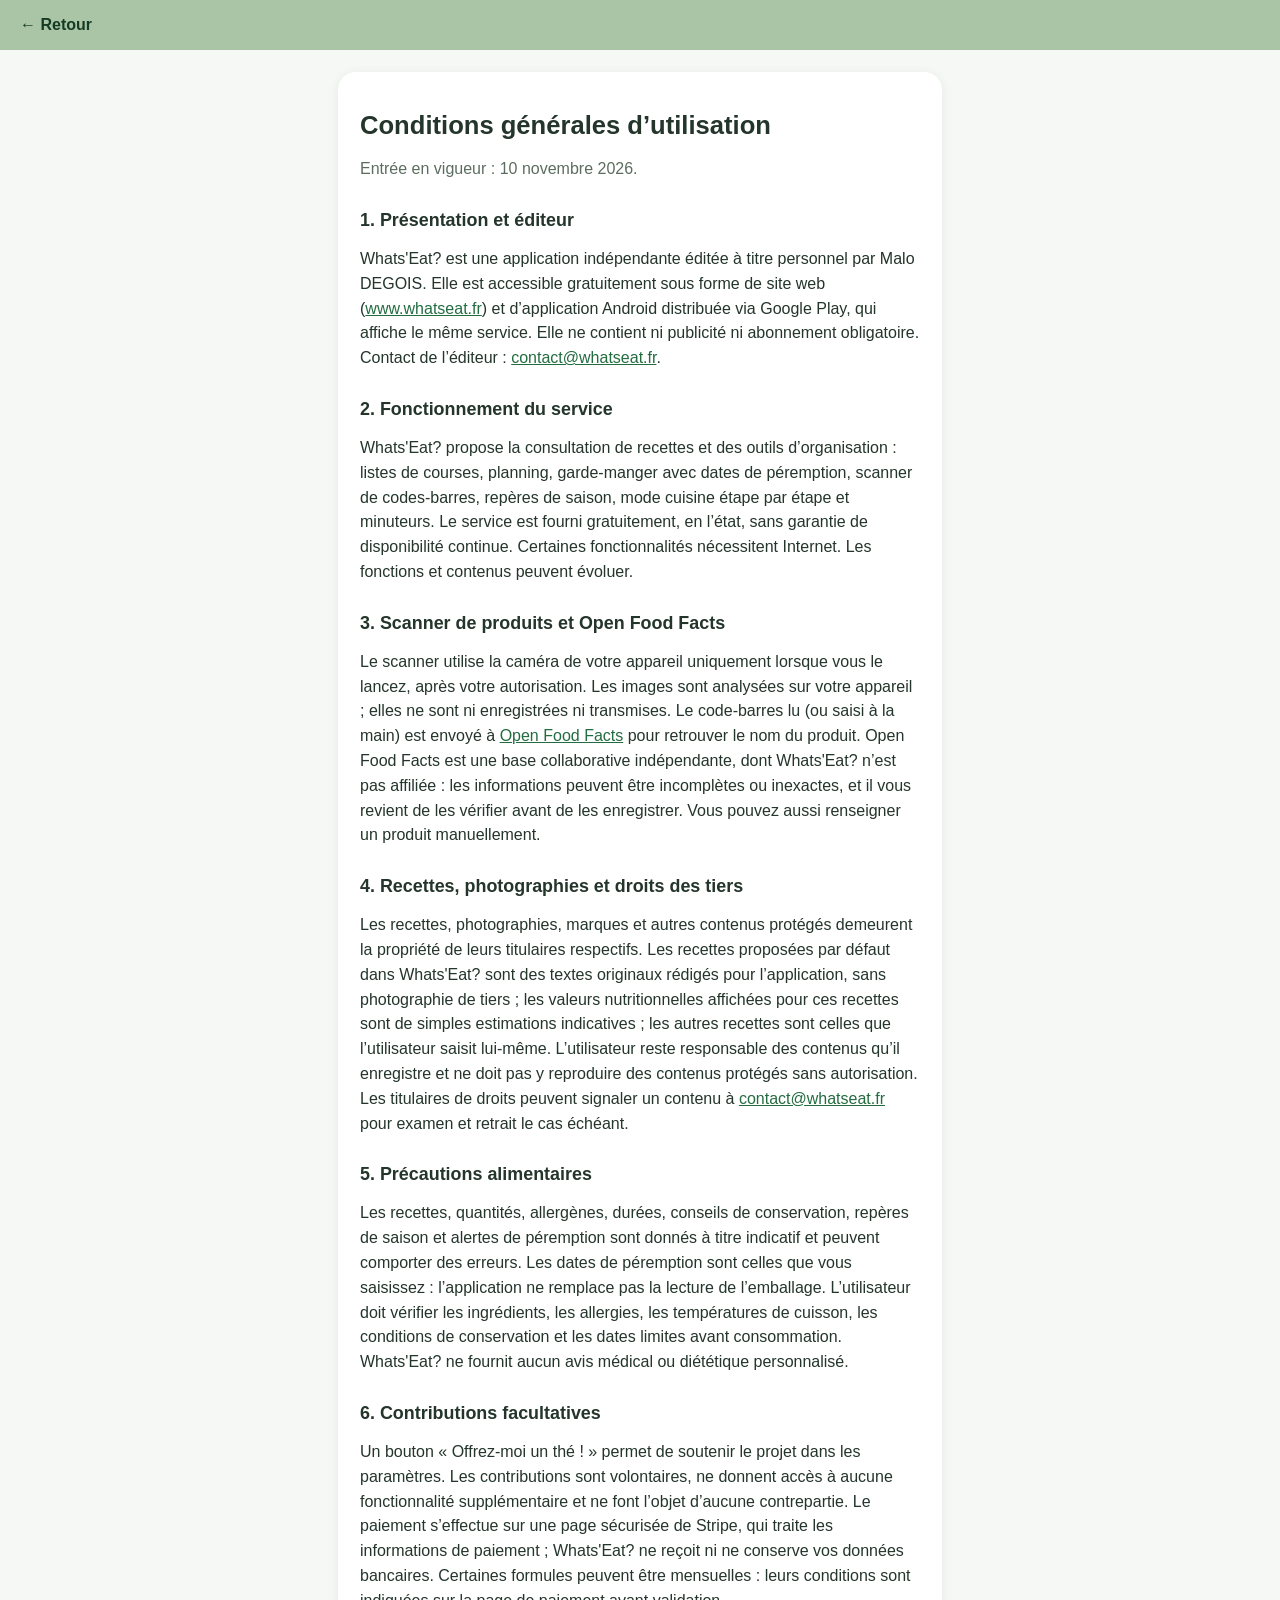
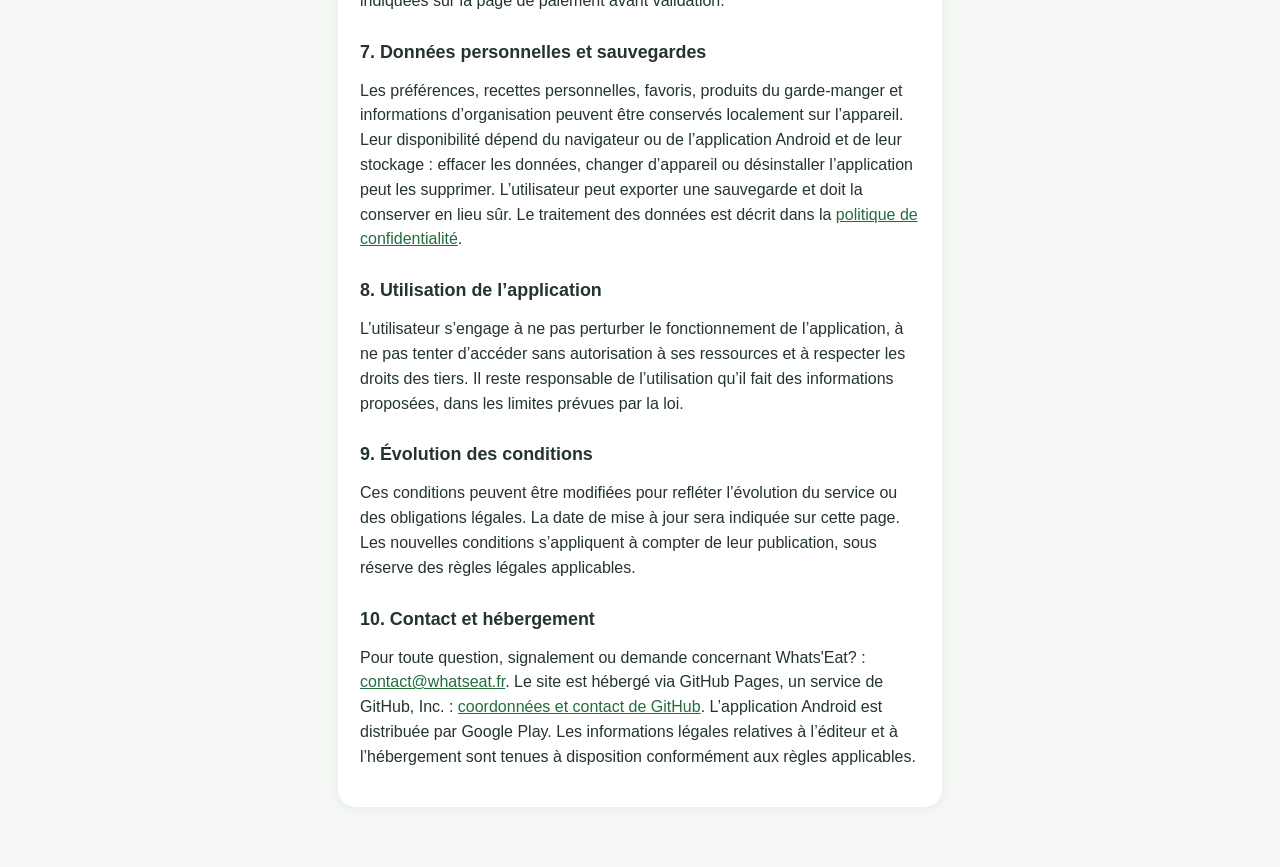
<file: cgu.html>
<!doctype html><html lang="fr"><head><meta charset="utf-8"><meta name="viewport" content="width=device-width,initial-scale=1,viewport-fit=cover"><meta name="theme-color" content="#a9c5a6"><title>CGU — Whats'Eat?</title><style>:root{font-family:-apple-system,BlinkMacSystemFont,"Segoe UI",sans-serif;color:#24352b;background:#f5f8f4}*{box-sizing:border-box}body{margin:0}main{max-width:640px;margin:auto;padding:22px 18px 60px}header{background:#a9c5a6;padding:calc(16px + env(safe-area-inset-top, 0px)) 20px 16px}main{padding-bottom:calc(60px + env(safe-area-inset-bottom, 0px))}header a{color:#163b24;text-decoration:none;font-weight:700}h1{font-size:1.6rem}h2{font-size:1.12rem;margin-top:28px}.card{background:white;border-radius:18px;padding:22px;box-shadow:0 2px 12px #163b2410}label{display:block;font-weight:600;margin:15px 0 6px}input,select,textarea{width:100%;border:1px solid #b9c7bb;border-radius:10px;padding:12px;font:inherit;background:#fff;color:#24352b;min-height:44px}textarea{resize:vertical}.check{display:flex;gap:10px;align-items:flex-start;font-size:.9rem;font-weight:400}.check input{width:auto;min-height:0;margin-top:4px}button{width:100%;padding:14px;border:0;border-radius:12px;background:#285c3c;color:white;font-weight:700;font-size:1rem;margin-top:18px}button:disabled{opacity:.6}p,li{line-height:1.55}small,.muted{color:#5c6d60}a{color:#236c40}#status{margin-top:12px;min-height:1.5em}#status[role=alert]{color:#a02c2c}</style></head><body><header><a href="./" id="supportBack">← Retour</a></header><main><div class="card"><h1>Conditions générales d’utilisation</h1><p class="muted">Entrée en vigueur : 10 novembre 2026.</p>
<h2>1. Présentation et éditeur</h2><p>Whats'Eat? est une application indépendante éditée à titre personnel par Malo DEGOIS. Elle est accessible gratuitement sous forme de site web (<a href="https://www.whatseat.fr/">www.whatseat.fr</a>) et d’application Android distribuée via Google Play, qui affiche le même service. Elle ne contient ni publicité ni abonnement obligatoire. Contact de l’éditeur : <a href="mailto:contact@whatseat.fr">contact@whatseat.fr</a>.</p>
<h2>2. Fonctionnement du service</h2><p>Whats'Eat? propose la consultation de recettes et des outils d’organisation : listes de courses, planning, garde-manger avec dates de péremption, scanner de codes-barres, repères de saison, mode cuisine étape par étape et minuteurs. Le service est fourni gratuitement, en l’état, sans garantie de disponibilité continue. Certaines fonctionnalités nécessitent Internet. Les fonctions et contenus peuvent évoluer.</p>
<h2>3. Scanner de produits et Open Food Facts</h2><p>Le scanner utilise la caméra de votre appareil uniquement lorsque vous le lancez, après votre autorisation. Les images sont analysées sur votre appareil ; elles ne sont ni enregistrées ni transmises. Le code-barres lu (ou saisi à la main) est envoyé à <a href="https://world.openfoodfacts.org/">Open Food Facts</a> pour retrouver le nom du produit. Open Food Facts est une base collaborative indépendante, dont Whats'Eat? n’est pas affiliée : les informations peuvent être incomplètes ou inexactes, et il vous revient de les vérifier avant de les enregistrer. Vous pouvez aussi renseigner un produit manuellement.</p>
<h2>4. Recettes, photographies et droits des tiers</h2><p>Les recettes, photographies, marques et autres contenus protégés demeurent la propriété de leurs titulaires respectifs. Les recettes proposées par défaut dans Whats'Eat? sont des textes originaux rédigés pour l’application, sans photographie de tiers ; les valeurs nutritionnelles affichées pour ces recettes sont de simples estimations indicatives ; les autres recettes sont celles que l’utilisateur saisit lui-même. L’utilisateur reste responsable des contenus qu’il enregistre et ne doit pas y reproduire des contenus protégés sans autorisation. Les titulaires de droits peuvent signaler un contenu à <a href="mailto:contact@whatseat.fr">contact@whatseat.fr</a> pour examen et retrait le cas échéant.</p>
<h2>5. Précautions alimentaires</h2><p>Les recettes, quantités, allergènes, durées, conseils de conservation, repères de saison et alertes de péremption sont donnés à titre indicatif et peuvent comporter des erreurs. Les dates de péremption sont celles que vous saisissez : l’application ne remplace pas la lecture de l’emballage. L’utilisateur doit vérifier les ingrédients, les allergies, les températures de cuisson, les conditions de conservation et les dates limites avant consommation. Whats'Eat? ne fournit aucun avis médical ou diététique personnalisé.</p>
<h2>6. Contributions facultatives</h2><p>Un bouton « Offrez-moi un thé ! » permet de soutenir le projet dans les paramètres. Les contributions sont volontaires, ne donnent accès à aucune fonctionnalité supplémentaire et ne font l’objet d’aucune contrepartie. Le paiement s’effectue sur une page sécurisée de Stripe, qui traite les informations de paiement ; Whats'Eat? ne reçoit ni ne conserve vos données bancaires. Certaines formules peuvent être mensuelles : leurs conditions sont indiquées sur la page de paiement avant validation.</p>
<h2>7. Données personnelles et sauvegardes</h2><p>Les préférences, recettes personnelles, favoris, produits du garde-manger et informations d’organisation peuvent être conservés localement sur l’appareil. Leur disponibilité dépend du navigateur ou de l’application Android et de leur stockage : effacer les données, changer d’appareil ou désinstaller l’application peut les supprimer. L’utilisateur peut exporter une sauvegarde et doit la conserver en lieu sûr. Le traitement des données est décrit dans la <a href="confidentialite.html">politique de confidentialité</a>.</p>
<h2>8. Utilisation de l’application</h2><p>L’utilisateur s’engage à ne pas perturber le fonctionnement de l’application, à ne pas tenter d’accéder sans autorisation à ses ressources et à respecter les droits des tiers. Il reste responsable de l’utilisation qu’il fait des informations proposées, dans les limites prévues par la loi.</p>
<h2>9. Évolution des conditions</h2><p>Ces conditions peuvent être modifiées pour refléter l’évolution du service ou des obligations légales. La date de mise à jour sera indiquée sur cette page. Les nouvelles conditions s’appliquent à compter de leur publication, sous réserve des règles légales applicables.</p>
<h2>10. Contact et hébergement</h2><p>Pour toute question, signalement ou demande concernant Whats'Eat? : <a href="mailto:contact@whatseat.fr">contact@whatseat.fr</a>. Le site est hébergé via GitHub Pages, un service de GitHub, Inc. : <a href="https://github.com/contact">coordonnées et contact de GitHub</a>. L’application Android est distribuée par Google Play. Les informations légales relatives à l’éditeur et à l’hébergement sont tenues à disposition conformément aux règles applicables.</p></div></main><script>(function(){const back=document.getElementById('supportBack');back.addEventListener('click',function(e){if(window.parent!==window){e.preventDefault();window.parent.postMessage('whatseat:support-close',location.origin);}else if(document.referrer&&new URL(document.referrer).origin===location.origin&&history.length>1){e.preventDefault();history.back();}});})();</script></body></html>
</file>
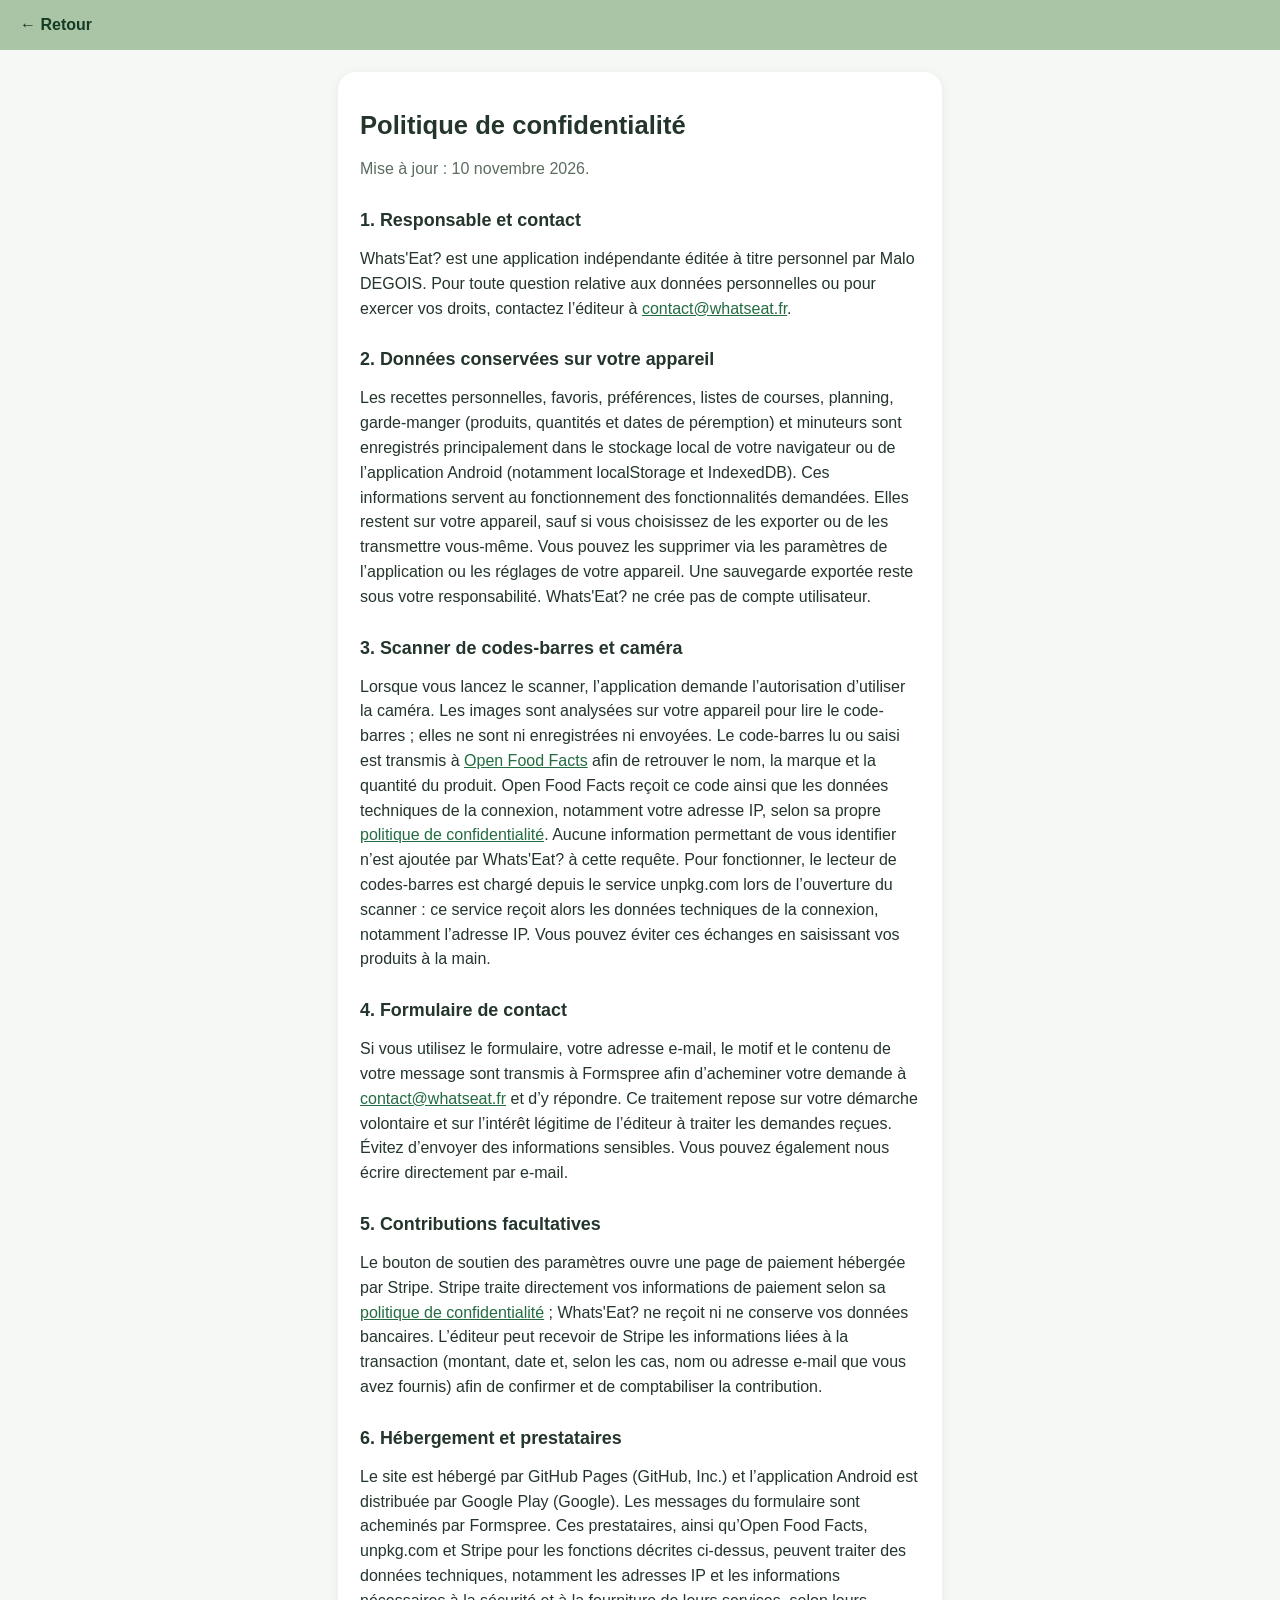
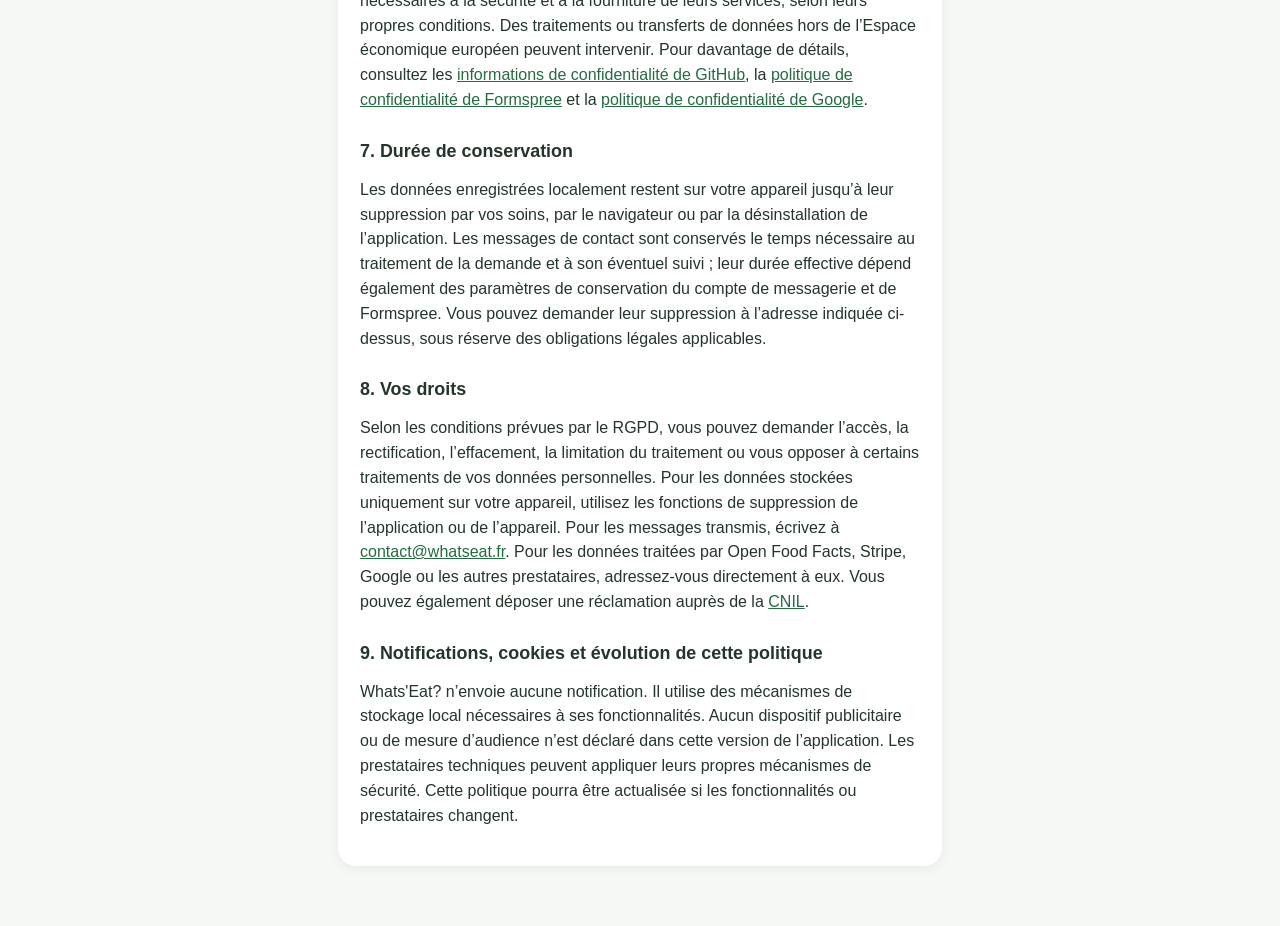
<file: confidentialite.html>
<!doctype html><html lang="fr"><head><meta charset="utf-8"><meta name="viewport" content="width=device-width,initial-scale=1,viewport-fit=cover"><meta name="theme-color" content="#a9c5a6"><title>Confidentialité — Whats'Eat?</title><style>:root{font-family:-apple-system,BlinkMacSystemFont,"Segoe UI",sans-serif;color:#24352b;background:#f5f8f4}*{box-sizing:border-box}body{margin:0}main{max-width:640px;margin:auto;padding:22px 18px 60px}header{background:#a9c5a6;padding:calc(16px + env(safe-area-inset-top, 0px)) 20px 16px}main{padding-bottom:calc(60px + env(safe-area-inset-bottom, 0px))}header a{color:#163b24;text-decoration:none;font-weight:700}h1{font-size:1.6rem}h2{font-size:1.12rem;margin-top:28px}.card{background:white;border-radius:18px;padding:22px;box-shadow:0 2px 12px #163b2410}label{display:block;font-weight:600;margin:15px 0 6px}input,select,textarea{width:100%;border:1px solid #b9c7bb;border-radius:10px;padding:12px;font:inherit;background:#fff;color:#24352b;min-height:44px}textarea{resize:vertical}.check{display:flex;gap:10px;align-items:flex-start;font-size:.9rem;font-weight:400}.check input{width:auto;min-height:0;margin-top:4px}button{width:100%;padding:14px;border:0;border-radius:12px;background:#285c3c;color:white;font-weight:700;font-size:1rem;margin-top:18px}button:disabled{opacity:.6}p,li{line-height:1.55}small,.muted{color:#5c6d60}a{color:#236c40}#status{margin-top:12px;min-height:1.5em}#status[role=alert]{color:#a02c2c}</style></head><body><header><a href="./" id="supportBack">← Retour</a></header><main><div class="card"><h1>Politique de confidentialité</h1><p class="muted">Mise à jour : 10 novembre 2026.</p>
<h2>1. Responsable et contact</h2><p>Whats'Eat? est une application indépendante éditée à titre personnel par Malo DEGOIS. Pour toute question relative aux données personnelles ou pour exercer vos droits, contactez l’éditeur à <a href="mailto:contact@whatseat.fr">contact@whatseat.fr</a>.</p>
<h2>2. Données conservées sur votre appareil</h2><p>Les recettes personnelles, favoris, préférences, listes de courses, planning, garde-manger (produits, quantités et dates de péremption) et minuteurs sont enregistrés principalement dans le stockage local de votre navigateur ou de l’application Android (notamment localStorage et IndexedDB). Ces informations servent au fonctionnement des fonctionnalités demandées. Elles restent sur votre appareil, sauf si vous choisissez de les exporter ou de les transmettre vous-même. Vous pouvez les supprimer via les paramètres de l’application ou les réglages de votre appareil. Une sauvegarde exportée reste sous votre responsabilité. Whats'Eat? ne crée pas de compte utilisateur.</p>
<h2>3. Scanner de codes-barres et caméra</h2><p>Lorsque vous lancez le scanner, l’application demande l’autorisation d’utiliser la caméra. Les images sont analysées sur votre appareil pour lire le code-barres ; elles ne sont ni enregistrées ni envoyées. Le code-barres lu ou saisi est transmis à <a href="https://world.openfoodfacts.org/">Open Food Facts</a> afin de retrouver le nom, la marque et la quantité du produit. Open Food Facts reçoit ce code ainsi que les données techniques de la connexion, notamment votre adresse IP, selon sa propre <a href="https://world.openfoodfacts.org/privacy">politique de confidentialité</a>. Aucune information permettant de vous identifier n’est ajoutée par Whats'Eat? à cette requête. Pour fonctionner, le lecteur de codes-barres est chargé depuis le service unpkg.com lors de l’ouverture du scanner : ce service reçoit alors les données techniques de la connexion, notamment l’adresse IP. Vous pouvez éviter ces échanges en saisissant vos produits à la main.</p>
<h2>4. Formulaire de contact</h2><p>Si vous utilisez le formulaire, votre adresse e-mail, le motif et le contenu de votre message sont transmis à Formspree afin d’acheminer votre demande à <a href="mailto:contact@whatseat.fr">contact@whatseat.fr</a> et d’y répondre. Ce traitement repose sur votre démarche volontaire et sur l’intérêt légitime de l’éditeur à traiter les demandes reçues. Évitez d’envoyer des informations sensibles. Vous pouvez également nous écrire directement par e-mail.</p>
<h2>5. Contributions facultatives</h2><p>Le bouton de soutien des paramètres ouvre une page de paiement hébergée par Stripe. Stripe traite directement vos informations de paiement selon sa <a href="https://stripe.com/fr/privacy">politique de confidentialité</a> ; Whats'Eat? ne reçoit ni ne conserve vos données bancaires. L’éditeur peut recevoir de Stripe les informations liées à la transaction (montant, date et, selon les cas, nom ou adresse e-mail que vous avez fournis) afin de confirmer et de comptabiliser la contribution.</p>
<h2>6. Hébergement et prestataires</h2><p>Le site est hébergé par GitHub Pages (GitHub, Inc.) et l’application Android est distribuée par Google Play (Google). Les messages du formulaire sont acheminés par Formspree. Ces prestataires, ainsi qu’Open Food Facts, unpkg.com et Stripe pour les fonctions décrites ci-dessus, peuvent traiter des données techniques, notamment les adresses IP et les informations nécessaires à la sécurité et à la fourniture de leurs services, selon leurs propres conditions. Des traitements ou transferts de données hors de l’Espace économique européen peuvent intervenir. Pour davantage de détails, consultez les <a href="https://docs.github.com/fr/site-policy/privacy-policies/github-general-privacy-statement">informations de confidentialité de GitHub</a>, la <a href="https://formspree.io/legal/privacy-policy/">politique de confidentialité de Formspree</a> et la <a href="https://policies.google.com/privacy?hl=fr">politique de confidentialité de Google</a>.</p>
<h2>7. Durée de conservation</h2><p>Les données enregistrées localement restent sur votre appareil jusqu’à leur suppression par vos soins, par le navigateur ou par la désinstallation de l’application. Les messages de contact sont conservés le temps nécessaire au traitement de la demande et à son éventuel suivi ; leur durée effective dépend également des paramètres de conservation du compte de messagerie et de Formspree. Vous pouvez demander leur suppression à l’adresse indiquée ci-dessus, sous réserve des obligations légales applicables.</p>
<h2>8. Vos droits</h2><p>Selon les conditions prévues par le RGPD, vous pouvez demander l’accès, la rectification, l’effacement, la limitation du traitement ou vous opposer à certains traitements de vos données personnelles. Pour les données stockées uniquement sur votre appareil, utilisez les fonctions de suppression de l’application ou de l’appareil. Pour les messages transmis, écrivez à <a href="mailto:contact@whatseat.fr">contact@whatseat.fr</a>. Pour les données traitées par Open Food Facts, Stripe, Google ou les autres prestataires, adressez-vous directement à eux. Vous pouvez également déposer une réclamation auprès de la <a href="https://www.cnil.fr/fr/plaintes">CNIL</a>.</p>
<h2>9. Notifications, cookies et évolution de cette politique</h2><p>Whats'Eat? n’envoie aucune notification. Il utilise des mécanismes de stockage local nécessaires à ses fonctionnalités. Aucun dispositif publicitaire ou de mesure d’audience n’est déclaré dans cette version de l’application. Les prestataires techniques peuvent appliquer leurs propres mécanismes de sécurité. Cette politique pourra être actualisée si les fonctionnalités ou prestataires changent.</p></div></main><script>(function(){const back=document.getElementById('supportBack');back.addEventListener('click',function(e){if(window.parent!==window){e.preventDefault();window.parent.postMessage('whatseat:support-close',location.origin);}else if(document.referrer&&new URL(document.referrer).origin===location.origin&&history.length>1){e.preventDefault();history.back();}});})();</script></body></html>
</file>
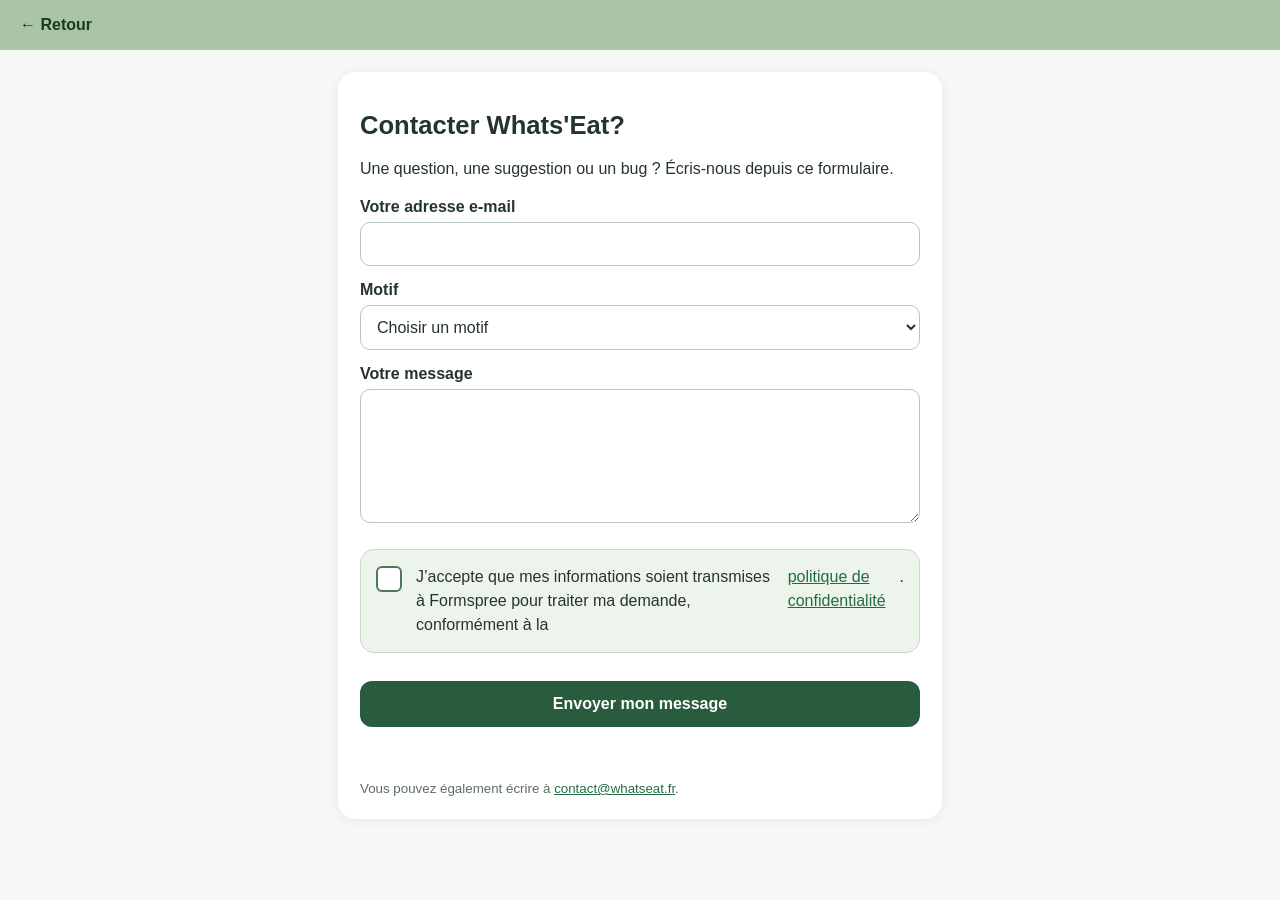
<file: contact.html>
<!doctype html><html lang="fr"><head><meta charset="utf-8"><meta name="viewport" content="width=device-width,initial-scale=1,viewport-fit=cover"><meta name="theme-color" content="#a9c5a6"><title>Contact — Whats'Eat?</title><style>:root{font-family:-apple-system,BlinkMacSystemFont,"Segoe UI",sans-serif;color:#24352b;background:#f5f8f4}*{box-sizing:border-box}body{margin:0}main{max-width:640px;margin:auto;padding:22px 18px 60px}header{background:#a9c5a6;padding:calc(16px + env(safe-area-inset-top, 0px)) 20px 16px}main{padding-bottom:calc(60px + env(safe-area-inset-bottom, 0px))}header a{color:#163b24;text-decoration:none;font-weight:700}h1{font-size:1.6rem}h2{font-size:1.12rem;margin-top:28px}.card{background:white;border-radius:18px;padding:22px;box-shadow:0 2px 12px #163b2410}label{display:block;font-weight:600;margin:15px 0 6px}input,select,textarea{width:100%;border:1px solid #b9c7bb;border-radius:10px;padding:12px;font:inherit;background:#fff;color:#24352b;min-height:44px}textarea{resize:vertical}.check{display:flex;gap:14px;align-items:flex-start;font-size:1rem;line-height:1.5;font-weight:400;margin:22px 0 10px;padding:15px;background:#edf4ec;border:1px solid #c7d8c6;border-radius:14px;cursor:pointer}.check input{appearance:none!important;-webkit-appearance:none!important;box-sizing:border-box!important;display:inline-grid!important;place-content:center;flex:0 0 26px!important;width:26px!important;height:26px!important;min-width:26px!important;min-height:26px!important;max-width:26px!important;max-height:26px!important;padding:0!important;margin:1px 0 0!important;border:2px solid #52765a!important;border-radius:6px!important;background:#fff!important;cursor:pointer;transform:none!important}.check input::after{content:"";width:7px;height:12px;border:solid #fff;border-width:0 2.5px 2.5px 0;transform:rotate(45deg) scale(0);margin-top:-3px;transition:transform .12s ease}.check input:checked{background:#285c3c!important;border-color:#285c3c!important}.check input:checked::after{transform:rotate(45deg) scale(1)}.check input:focus-visible{outline:3px solid #6b9e75;outline-offset:3px}.check:focus-within{outline:3px solid #6b9e75;outline-offset:3px}button{width:100%;padding:14px;border:0;border-radius:12px;background:#285c3c;color:white;font-weight:700;font-size:1rem;margin-top:18px}button:disabled{opacity:.6}p,li{line-height:1.55}small,.muted{color:#5c6d60}a{color:#236c40}#status{margin-top:12px;min-height:1.5em}#status[role=alert]{color:#a02c2c}</style></head><body><header><a href="./" id="supportBack">← Retour</a></header><main><div class="card"><h1>Contacter Whats'Eat?</h1><p>Une question, une suggestion ou un bug ? Écris-nous depuis ce formulaire.</p><form id="contactForm" action="https://formspree.io/f/xljjvedb" method="POST"><label for="email">Votre adresse e-mail</label><input id="email" name="email" type="email" autocomplete="email" maxlength="254" required><label for="motif">Motif</label><select id="motif" name="motif" required><option value="">Choisir un motif</option><option>Signaler un bug</option><option>Proposer une amélioration</option><option>Poser une question</option><option>Autre demande</option></select><label for="message">Votre message</label><textarea id="message" name="message" rows="6" maxlength="5000" minlength="10" required></textarea><input type="text" name="_gotcha" tabindex="-1" autocomplete="off" aria-hidden="true" style="position:absolute;left:-10000px;height:1px;width:1px"><label class="check"><input id="consent" type="checkbox" required>J’accepte que mes informations soient transmises à Formspree pour traiter ma demande, conformément à la <a href="confidentialite.html">politique de confidentialité</a>.</label><button id="submit" type="submit">Envoyer mon message</button><p id="status" role="status" aria-live="polite"></p></form><small>Vous pouvez également écrire à <a href="mailto:contact@whatseat.fr">contact@whatseat.fr</a>.</small></div></main><script>const form=document.getElementById('contactForm'),btn=document.getElementById('submit'),status=document.getElementById('status');form.addEventListener('submit',async e=>{e.preventDefault();if(!form.reportValidity())return;btn.disabled=true;status.textContent='Envoi en cours…';status.setAttribute('role','status');try{const response=await fetch(form.action,{method:'POST',body:new FormData(form),headers:{Accept:'application/json'}});if(!response.ok){let message='Le message n’a pas pu être envoyé. Réessaie plus tard.';try{const data=await response.json();if(data.errors?.length)message=data.errors.map(x=>x.message).join(' ')}catch{}throw new Error(message)}form.reset();status.textContent='Votre message a bien été envoyé. Merci !'}catch(err){status.setAttribute('role','alert');status.textContent=err.message||'Erreur réseau : vérifie ta connexion puis réessaie.'}finally{btn.disabled=false}});</script><script>(function(){const back=document.getElementById('supportBack');back.addEventListener('click',function(e){if(window.parent!==window){e.preventDefault();window.parent.postMessage('whatseat:support-close',location.origin);}else if(document.referrer&&new URL(document.referrer).origin===location.origin&&history.length>1){e.preventDefault();history.back();}});})();</script></body></html>
</file>
